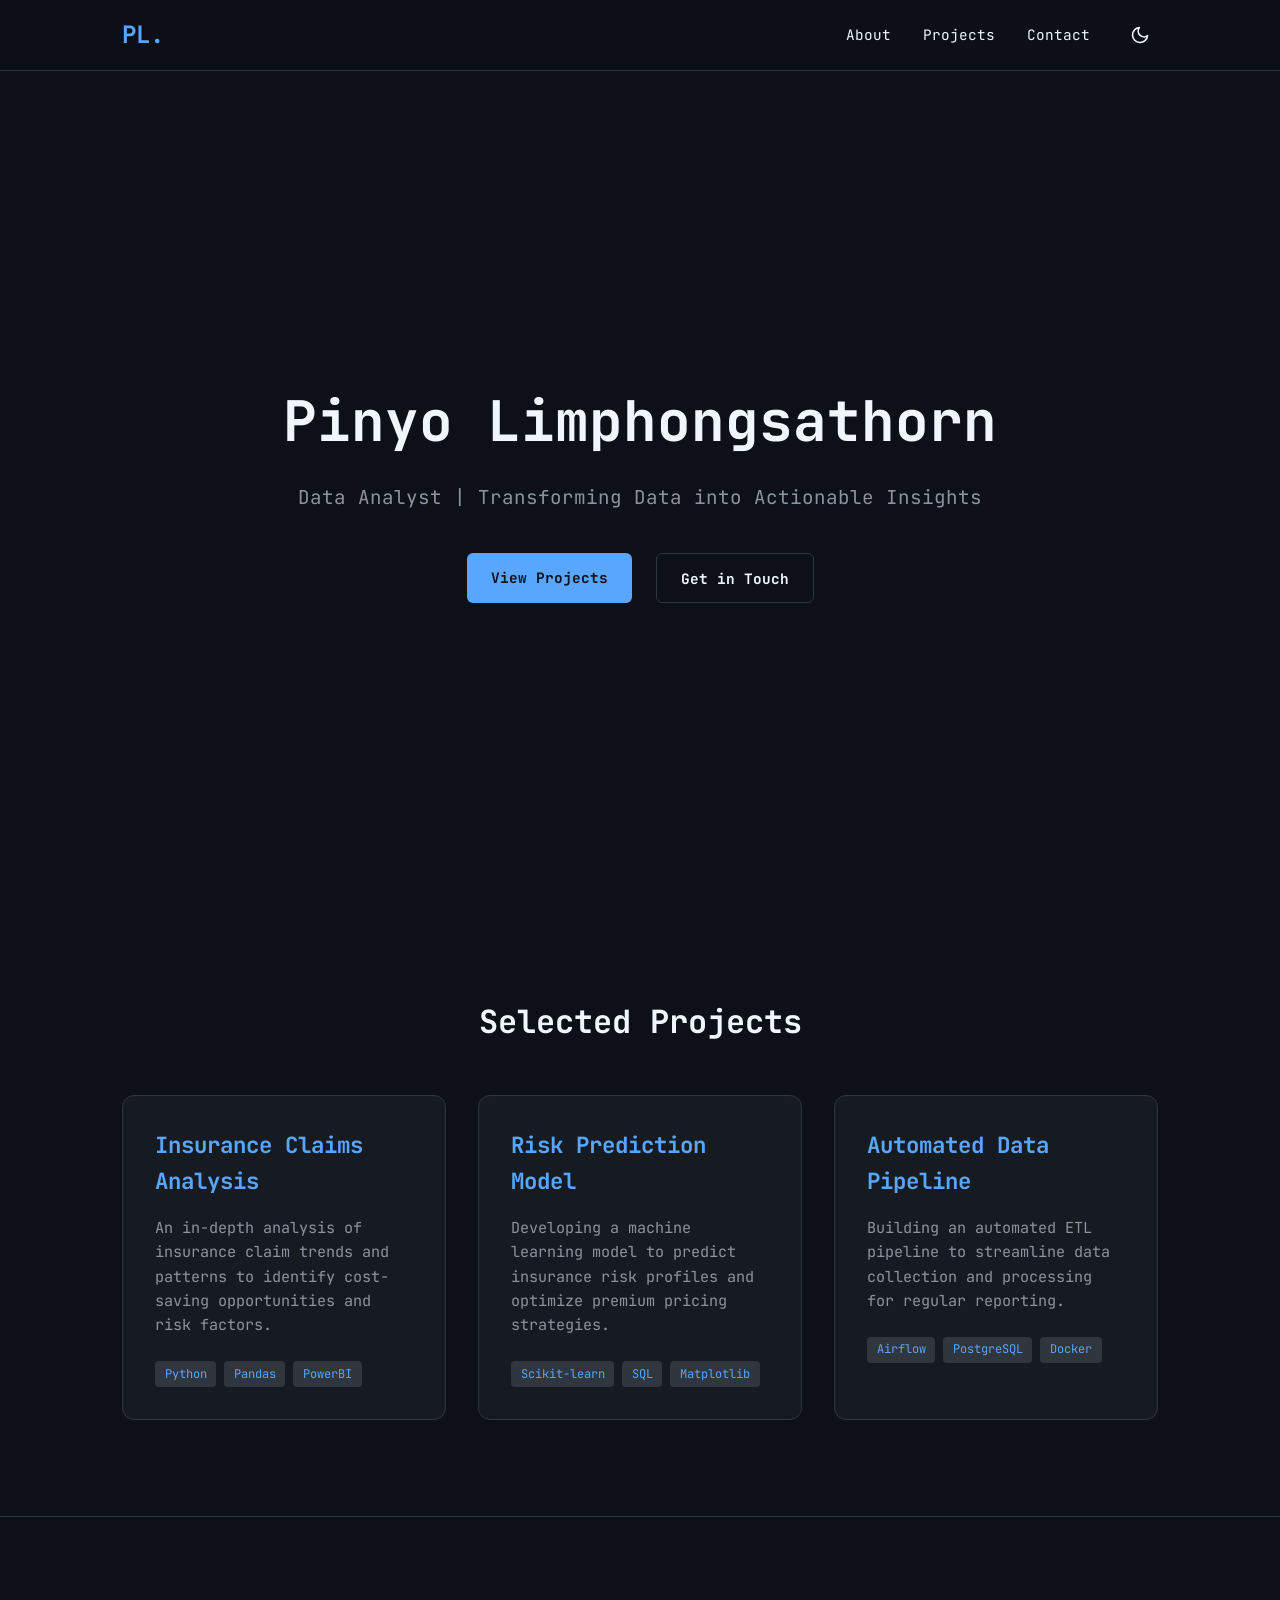
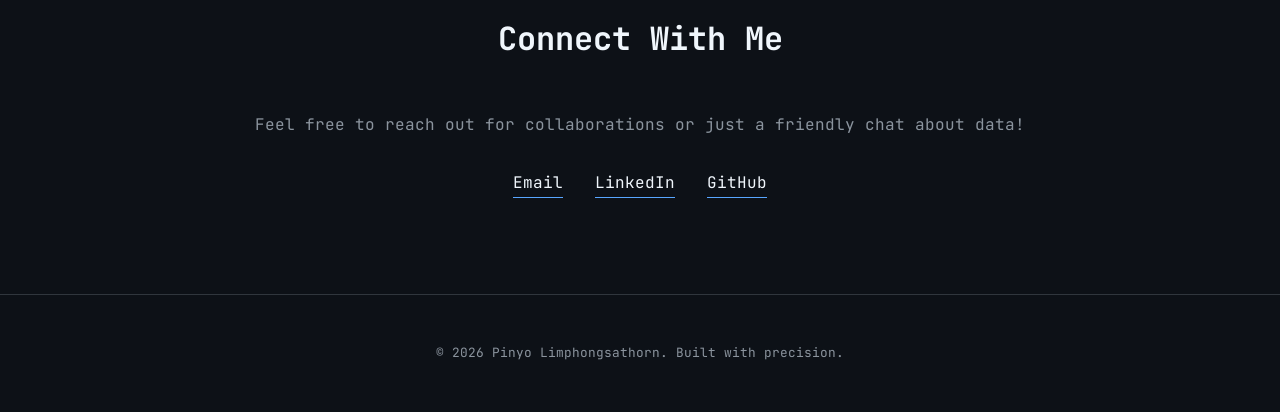
<file: index.html>
<!DOCTYPE html>
<html lang="en">
<head>
    <meta charset="UTF-8">
    <meta name="viewport" content="width=device-width, initial-scale=1.0">
    <title>Pinyo Limphongsathorn | Data Analyst Portfolio</title>
    <link rel="preconnect" href="https://fonts.googleapis.com">
    <link rel="preconnect" href="https://fonts.gstatic.com" crossorigin>
    <link href="https://fonts.googleapis.com/css2?family=JetBrains+Mono:wght@400;700&display=swap" rel="stylesheet">
    <link rel="stylesheet" href="style.css">
</head>
<body>
    <header>
        <nav>
            <div class="logo">PL.</div>
            <ul>
                <li><a href="#hero">About</a></li>
                <li><a href="#projects">Projects</a></li>
                <li><a href="#contact">Contact</a></li>
                <li class="theme-toggle-wrapper">
                    <button id="theme-toggle" aria-label="Toggle Theme">
                        <svg class="sun-icon" xmlns="http://www.w3.org/2000/svg" width="20" height="20" viewBox="0 0 24 24" fill="none" stroke="currentColor" stroke-width="2" stroke-linecap="round" stroke-linejoin="round"><circle cx="12" cy="12" r="5"></circle><line x1="12" y1="1" x2="12" y2="3"></line><line x1="12" y1="21" x2="12" y2="23"></line><line x1="4.22" y1="4.22" x2="5.64" y2="5.64"></line><line x1="18.36" y1="18.36" x2="19.78" y2="19.78"></line><line x1="1" y1="12" x2="3" y2="12"></line><line x1="21" y1="12" x2="23" y2="12"></line><line x1="4.22" y1="19.78" x2="5.64" y2="18.36"></line><line x1="18.36" y1="5.64" x2="19.78" y2="4.22"></line></svg>
                        <svg class="moon-icon" xmlns="http://www.w3.org/2000/svg" width="20" height="20" viewBox="0 0 24 24" fill="none" stroke="currentColor" stroke-width="2" stroke-linecap="round" stroke-linejoin="round"><path d="M21 12.79A9 9 0 1 1 11.21 3 7 7 0 0 0 21 12.79z"></path></svg>
                    </button>
                </li>
            </ul>
        </nav>
    </header>

    <main>
        <section id="hero" class="hero">
            <div class="container">
                <h1 class="glitch" data-text="Pinyo Limphongsathorn">Pinyo Limphongsathorn</h1>
                <p class="tagline">Data Analyst | Transforming Data into Actionable Insights</p>
                <div class="cta-buttons">
                    <a href="#projects" class="btn primary">View Projects</a>
                    <a href="#contact" class="btn secondary">Get in Touch</a>
                </div>
            </div>
        </section>

        <section id="projects" class="projects">
            <div class="container">
                <h2 class="section-title">Selected Projects</h2>
                <div class="project-grid">
                    <div class="project-card">
                        <div class="project-content">
                            <h3>Insurance Claims Analysis</h3>
                            <p>An in-depth analysis of insurance claim trends and patterns to identify cost-saving opportunities and risk factors.</p>
                            <div class="tech-tags">
                                <span>Python</span>
                                <span>Pandas</span>
                                <span>PowerBI</span>
                            </div>
                        </div>
                    </div>
                    <div class="project-card">
                        <div class="project-content">
                            <h3>Risk Prediction Model</h3>
                            <p>Developing a machine learning model to predict insurance risk profiles and optimize premium pricing strategies.</p>
                            <div class="tech-tags">
                                <span>Scikit-learn</span>
                                <span>SQL</span>
                                <span>Matplotlib</span>
                            </div>
                        </div>
                    </div>
                    <div class="project-card">
                        <div class="project-content">
                            <h3>Automated Data Pipeline</h3>
                            <p>Building an automated ETL pipeline to streamline data collection and processing for regular reporting.</p>
                            <div class="tech-tags">
                                <span>Airflow</span>
                                <span>PostgreSQL</span>
                                <span>Docker</span>
                            </div>
                        </div>
                    </div>
                </div>
            </div>
        </section>

        <section id="contact" class="contact">
            <div class="container">
                <h2 class="section-title">Connect With Me</h2>
                <p>Feel free to reach out for collaborations or just a friendly chat about data!</p>
                <div class="contact-links">
                    <a href="mailto:pinyo@example.com" class="contact-item">Email</a>
                    <a href="https://linkedin.com/in/pinyo" class="contact-item" target="_blank">LinkedIn</a>
                    <a href="https://github.com/pinyo" class="contact-item" target="_blank">GitHub</a>
                </div>
            </div>
        </section>
    </main>

    <footer>
        <div class="container">
            <p>&copy; 2026 Pinyo Limphongsathorn. Built with precision.</p>
        </div>
    </footer>

    <script src="script.js"></script>
</body>
</html>
</file>
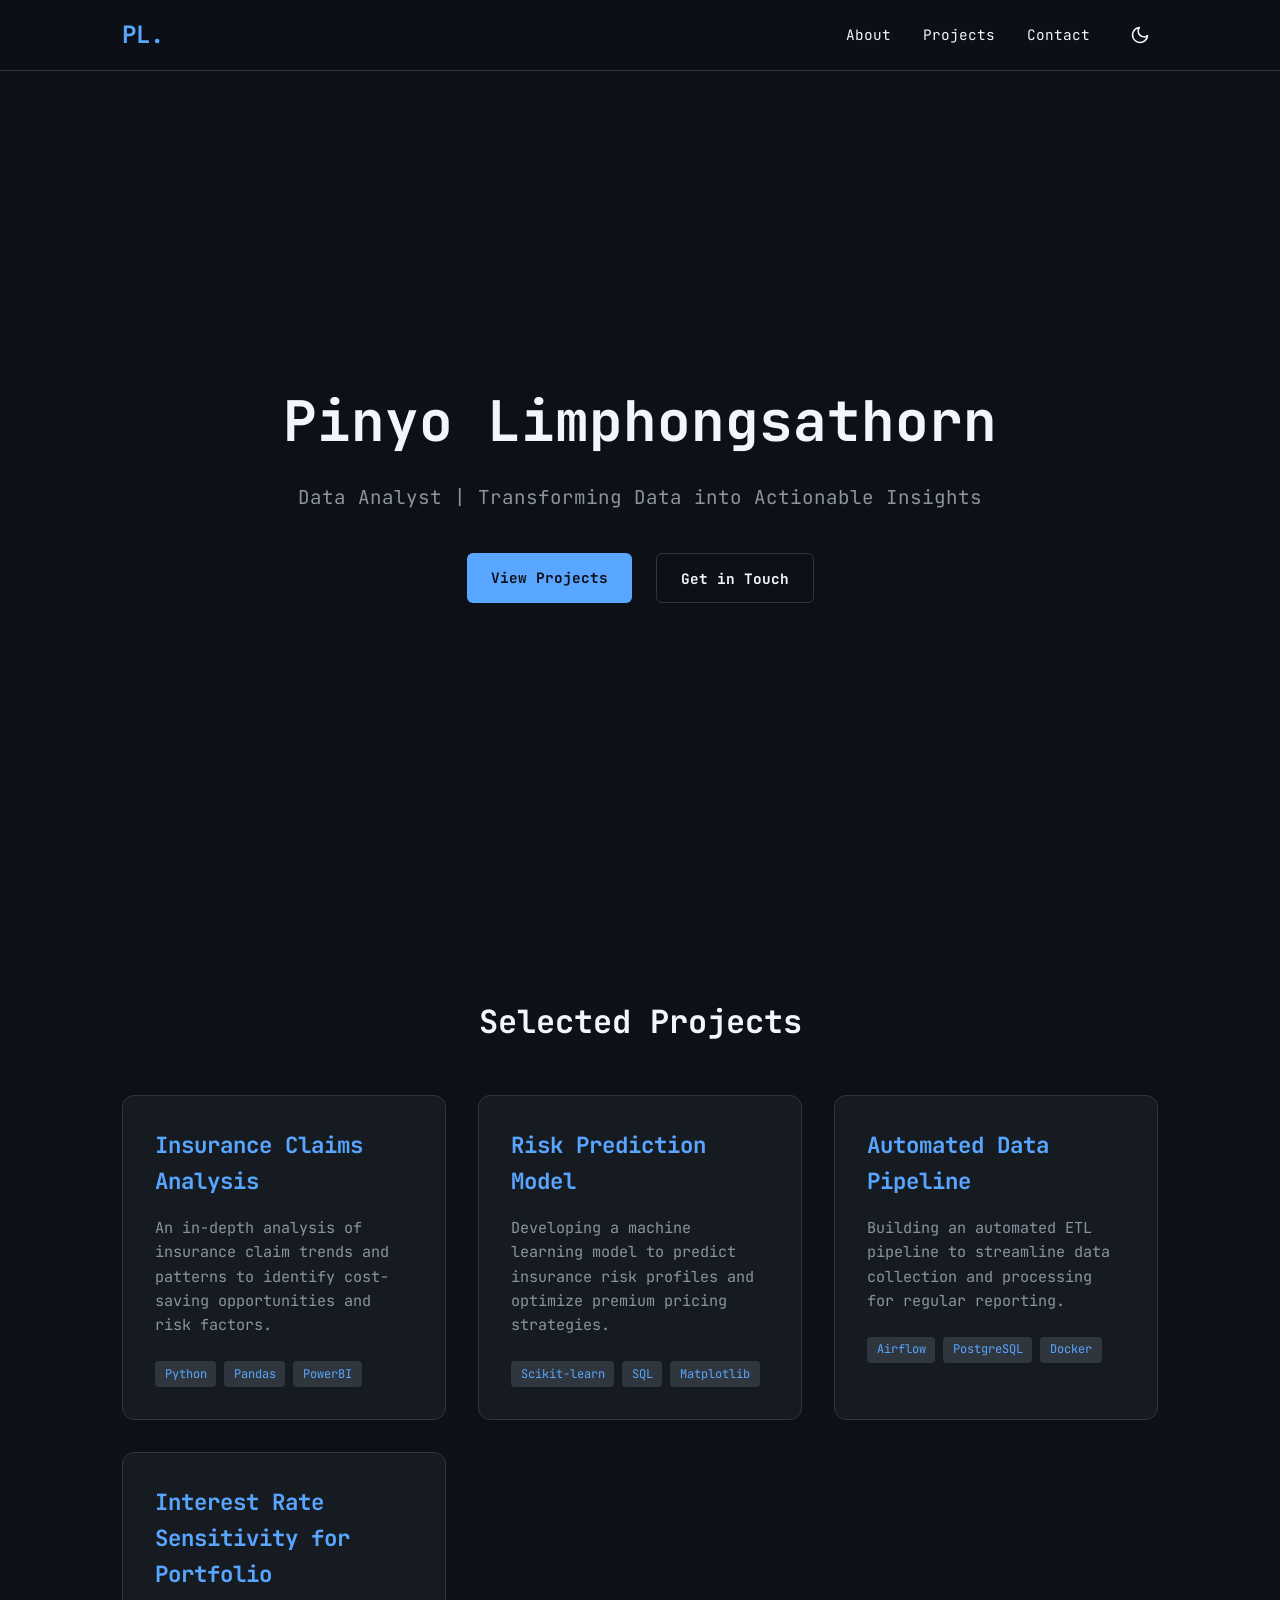
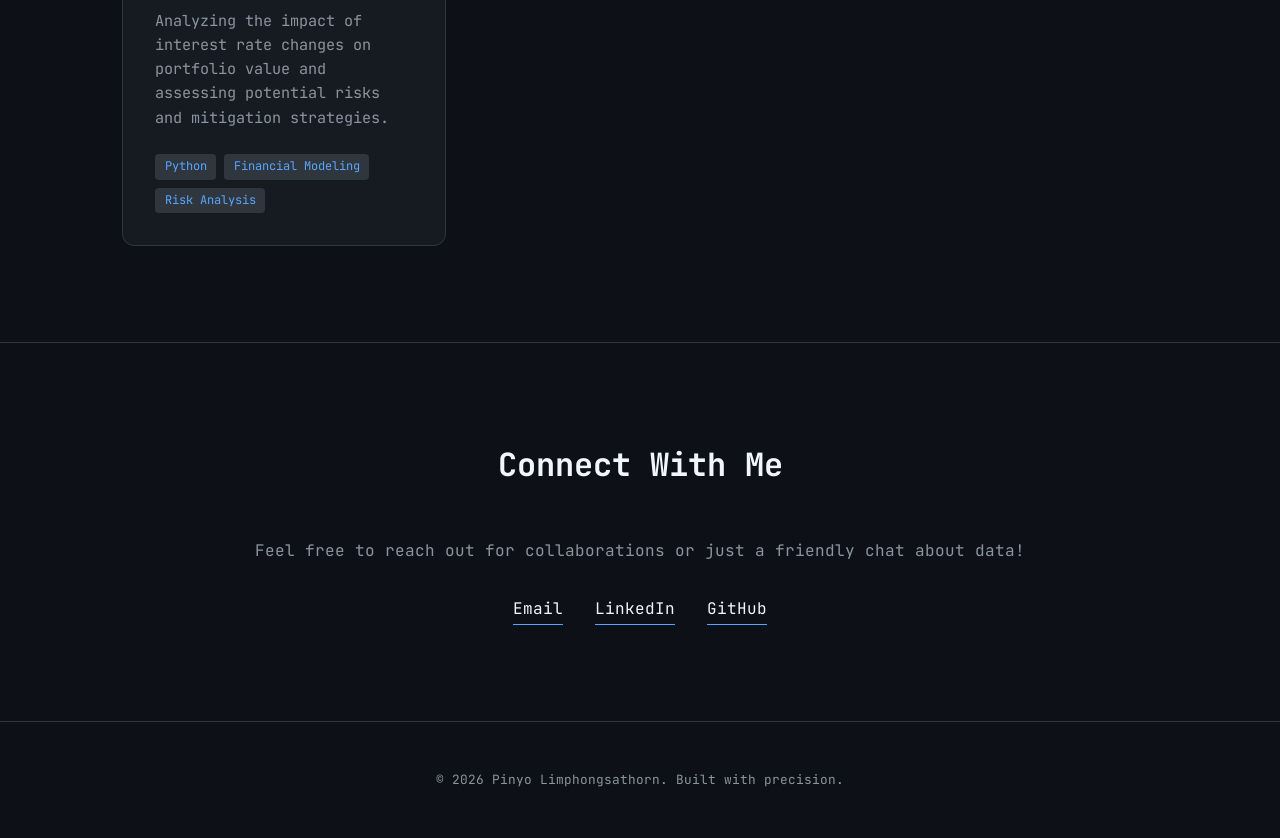
<file: docs/index.html>
<!DOCTYPE html>
<html lang="en">
<head>
    <meta charset="UTF-8">
    <meta name="viewport" content="width=device-width, initial-scale=1.0">
    <title>Pinyo Limphongsathorn | Data Analyst Portfolio</title>
    <link rel="preconnect" href="https://fonts.googleapis.com">
    <link rel="preconnect" href="https://fonts.gstatic.com" crossorigin>
    <link href="https://fonts.googleapis.com/css2?family=JetBrains+Mono:wght@400;700&display=swap" rel="stylesheet">
    <link rel="stylesheet" href="style.css">
</head>
<body>
    <header>
        <nav>
            <div class="logo">PL.</div>
            <ul>
                <li><a href="#hero">About</a></li>
                <li><a href="#projects">Projects</a></li>
                <li><a href="#contact">Contact</a></li>
                <li class="theme-toggle-wrapper">
                    <button id="theme-toggle" aria-label="Toggle Theme">
                        <svg class="sun-icon" xmlns="http://www.w3.org/2000/svg" width="20" height="20" viewBox="0 0 24 24" fill="none" stroke="currentColor" stroke-width="2" stroke-linecap="round" stroke-linejoin="round"><circle cx="12" cy="12" r="5"></circle><line x1="12" y1="1" x2="12" y2="3"></line><line x1="12" y1="21" x2="12" y2="23"></line><line x1="4.22" y1="4.22" x2="5.64" y2="5.64"></line><line x1="18.36" y1="18.36" x2="19.78" y2="19.78"></line><line x1="1" y1="12" x2="3" y2="12"></line><line x1="21" y1="12" x2="23" y2="12"></line><line x1="4.22" y1="19.78" x2="5.64" y2="18.36"></line><line x1="18.36" y1="5.64" x2="19.78" y2="4.22"></line></svg>
                        <svg class="moon-icon" xmlns="http://www.w3.org/2000/svg" width="20" height="20" viewBox="0 0 24 24" fill="none" stroke="currentColor" stroke-width="2" stroke-linecap="round" stroke-linejoin="round"><path d="M21 12.79A9 9 0 1 1 11.21 3 7 7 0 0 0 21 12.79z"></path></svg>
                    </button>
                </li>
            </ul>
        </nav>
    </header>

    <main>
        <section id="hero" class="hero">
            <div class="container">
                <h1 class="glitch" data-text="Pinyo Limphongsathorn">Pinyo Limphongsathorn</h1>
                <p class="tagline">Data Analyst | Transforming Data into Actionable Insights</p>
                <div class="cta-buttons">
                    <a href="#projects" class="btn primary">View Projects</a>
                    <a href="#contact" class="btn secondary">Get in Touch</a>
                </div>
            </div>
        </section>

        <section id="projects" class="projects">
            <div class="container">
                <h2 class="section-title">Selected Projects</h2>
                <div class="project-grid">
                    <div class="project-card">
                        <div class="project-content">
                            <h3>Insurance Claims Analysis</h3>
                            <p>An in-depth analysis of insurance claim trends and patterns to identify cost-saving opportunities and risk factors.</p>
                            <div class="tech-tags">
                                <span>Python</span>
                                <span>Pandas</span>
                                <span>PowerBI</span>
                            </div>
                        </div>
                    </div>
                    <div class="project-card">
                        <div class="project-content">
                            <h3>Risk Prediction Model</h3>
                            <p>Developing a machine learning model to predict insurance risk profiles and optimize premium pricing strategies.</p>
                            <div class="tech-tags">
                                <span>Scikit-learn</span>
                                <span>SQL</span>
                                <span>Matplotlib</span>
                            </div>
                        </div>
                    </div>
                    <div class="project-card">
                        <div class="project-content">
                            <h3>Automated Data Pipeline</h3>
                            <p>Building an automated ETL pipeline to streamline data collection and processing for regular reporting.</p>
                            <div class="tech-tags">
                                <span>Airflow</span>
                                <span>PostgreSQL</span>
                                <span>Docker</span>
                            </div>
                        </div>
                    </div>
                    <div class="project-card">
                        <div class="project-content">
                            <h3>Interest Rate Sensitivity for Portfolio</h3>
                            <p>Analyzing the impact of interest rate changes on portfolio value and assessing potential risks and mitigation strategies.</p>
                            <div class="tech-tags">
                                <span>Python</span>
                                <span>Financial Modeling</span>
                                <span>Risk Analysis</span>
                            </div>
                        </div>
                    </div>
                </div>
            </div>
        </section>

        <section id="contact" class="contact">
            <div class="container">
                <h2 class="section-title">Connect With Me</h2>
                <p>Feel free to reach out for collaborations or just a friendly chat about data!</p>
                <div class="contact-links">
                    <a href="mailto:pinyo@example.com" class="contact-item">Email</a>
                    <a href="https://linkedin.com/in/pinyo" class="contact-item" target="_blank">LinkedIn</a>
                    <a href="https://github.com/pinyo" class="contact-item" target="_blank">GitHub</a>
                </div>
            </div>
        </section>
    </main>

    <footer>
        <div class="container">
            <p>&copy; 2026 Pinyo Limphongsathorn. Built with precision.</p>
        </div>
    </footer>

    <script src="script.js"></script>
</body>
</html>
</file>
<file: style.css>
:root {
    --bg-color: #0d1117;
    --card-bg: #161b22;
    --text-primary: #f0f6fc;
    --text-secondary: #8b949e;
    --accent-color: #58a6ff;
    --accent-glow: rgba(88, 166, 255, 0.3);
    --border-color: #30363d;
    --font-family: 'JetBrains Mono', monospace;
}

[data-theme="light"] {
    --bg-color: #ffffff;
    --card-bg: #f6f8fa;
    --text-primary: #24292f;
    --text-secondary: #57606a;
    --accent-color: #0969da;
    --accent-glow: rgba(9, 105, 218, 0.2);
    --border-color: #d0d7de;
}

* {
    margin: 0;
    padding: 0;
    box-sizing: border-box;
}

html {
    scroll-behavior: smooth;
}

body {
    background-color: var(--bg-color);
    color: var(--text-primary);
    font-family: var(--font-family);
    line-height: 1.6;
    overflow-x: hidden;
    transition: background-color 0.3s ease, color 0.3s ease;
}

.container {
    max-width: 1100px;
    margin: 0 auto;
    padding: 0 2rem;
}

/* Header & Nav */
header {
    position: fixed;
    top: 0;
    width: 100%;
    background-color: rgba(var(--header-bg, 13, 17, 23), 0.8);
    backdrop-filter: blur(10px);
    border-bottom: 1px solid var(--border-color);
    z-index: 1000;
    transition: background-color 0.3s ease;
}

[data-theme="light"] header {
    background-color: rgba(255, 255, 255, 0.8);
}

nav {
    display: flex;
    justify-content: space-between;
    align-items: center;
    padding: 1rem 2rem;
    max-width: 1100px;
    margin: 0 auto;
}

.logo {
    font-size: 1.5rem;
    font-weight: 700;
    color: var(--accent-color);
}

nav ul {
    display: flex;
    list-style: none;
    align-items: center;
}

nav ul li {
    margin-left: 2rem;
}

nav ul li a {
    text-decoration: none;
    color: var(--text-primary);
    font-size: 0.9rem;
    transition: color 0.3s ease;
}

nav ul li a:hover {
    color: var(--accent-color);
}

/* Theme Toggle */
.theme-toggle-wrapper {
    display: flex;
    align-items: center;
}

#theme-toggle {
    background: none;
    border: none;
    cursor: pointer;
    color: var(--text-primary);
    padding: 0.5rem;
    display: flex;
    align-items: center;
    justify-content: center;
    transition: color 0.3s ease, transform 0.3s ease;
    border-radius: 50%;
}

#theme-toggle:hover {
    color: var(--accent-color);
    background-color: var(--border-color);
    transform: rotate(15deg);
}

.sun-icon {
    display: none;
}

.moon-icon {
    display: block;
}

[data-theme="light"] .sun-icon {
    display: block;
}

[data-theme="light"] .moon-icon {
    display: none;
}

/* Hero Section */
.hero {
    height: 100vh;
    display: flex;
    align-items: center;
    justify-content: center;
    text-align: center;
    padding-top: 80px;
}

.hero h1 {
    font-size: 3.5rem;
    margin-bottom: 1rem;
    position: relative;
    color: var(--text-primary);
}

.hero .tagline {
    font-size: 1.2rem;
    color: var(--text-secondary);
    margin-bottom: 2.5rem;
}

.cta-buttons {
    display: flex;
    gap: 1.5rem;
    justify-content: center;
}

.btn {
    padding: 0.8rem 1.5rem;
    border-radius: 6px;
    text-decoration: none;
    font-weight: 700;
    font-size: 0.9rem;
    transition: all 0.3s ease;
}

.btn.primary {
    background-color: var(--accent-color);
    color: var(--bg-color);
}

.btn.primary:hover {
    box-shadow: 0 0 20px var(--accent-glow);
    transform: translateY(-2px);
}

.btn.secondary {
    border: 1px solid var(--border-color);
    color: var(--text-primary);
}

.btn.secondary:hover {
    background-color: var(--border-color);
    transform: translateY(-2px);
}

/* Projects Section */
.projects {
    padding: 6rem 0;
    background-color: var(--bg-color);
}

.section-title {
    font-size: 2rem;
    margin-bottom: 3rem;
    text-align: center;
}

.project-grid {
    display: grid;
    grid-template-columns: repeat(auto-fit, minmax(300px, 1fr));
    gap: 2rem;
}

.project-card {
    background-color: var(--card-bg);
    border: 1px solid var(--border-color);
    border-radius: 12px;
    padding: 2rem;
    transition: all 0.3s ease;
}

.project-card:hover {
    border-color: var(--accent-color);
    transform: translateY(-5px);
    box-shadow: 0 10px 30px rgba(0, 0, 0, 0.5);
}

.project-card h3 {
    font-size: 1.4rem;
    margin-bottom: 1rem;
    color: var(--accent-color);
}

.project-card p {
    color: var(--text-secondary);
    font-size: 0.95rem;
    margin-bottom: 1.5rem;
}

.tech-tags {
    display: flex;
    flex-wrap: wrap;
    gap: 0.5rem;
}

.tech-tags span {
    background-color: var(--border-color);
    color: var(--accent-color);
    padding: 0.2rem 0.6rem;
    border-radius: 4px;
    font-size: 0.75rem;
}

/* Contact Section */
.contact {
    padding: 6rem 0;
    text-align: center;
    border-top: 1px solid var(--border-color);
}

.contact p {
    margin-bottom: 2rem;
    color: var(--text-secondary);
}

.contact-links {
    display: flex;
    justify-content: center;
    gap: 2rem;
}

.contact-item {
    text-decoration: none;
    color: var(--text-primary);
    border-bottom: 1px solid var(--accent-color);
    padding-bottom: 2px;
    transition: all 0.3s ease;
}

.contact-item:hover {
    color: var(--accent-color);
    border-color: transparent;
}

/* Footer */
footer {
    padding: 3rem 0;
    text-align: center;
    border-top: 1px solid var(--border-color);
    color: var(--text-secondary);
    font-size: 0.8rem;
}

/* Mobile Responsive */
@media (max-width: 768px) {
    .hero h1 {
        font-size: 2.5rem;
    }
    
    .contact-links {
        flex-direction: column;
        gap: 1rem;
    }
}
</file>
<file: docs/style.css>
:root {
    --bg-color: #0d1117;
    --card-bg: #161b22;
    --text-primary: #f0f6fc;
    --text-secondary: #8b949e;
    --accent-color: #58a6ff;
    --accent-glow: rgba(88, 166, 255, 0.3);
    --border-color: #30363d;
    --font-family: 'JetBrains Mono', monospace;
}

[data-theme="light"] {
    --bg-color: #ffffff;
    --card-bg: #f6f8fa;
    --text-primary: #24292f;
    --text-secondary: #57606a;
    --accent-color: #0969da;
    --accent-glow: rgba(9, 105, 218, 0.2);
    --border-color: #d0d7de;
}

* {
    margin: 0;
    padding: 0;
    box-sizing: border-box;
}

html {
    scroll-behavior: smooth;
}

body {
    background-color: var(--bg-color);
    color: var(--text-primary);
    font-family: var(--font-family);
    line-height: 1.6;
    overflow-x: hidden;
    transition: background-color 0.3s ease, color 0.3s ease;
}

.container {
    max-width: 1100px;
    margin: 0 auto;
    padding: 0 2rem;
}

/* Header & Nav */
header {
    position: fixed;
    top: 0;
    width: 100%;
    background-color: rgba(var(--header-bg, 13, 17, 23), 0.8);
    backdrop-filter: blur(10px);
    border-bottom: 1px solid var(--border-color);
    z-index: 1000;
    transition: background-color 0.3s ease;
}

[data-theme="light"] header {
    background-color: rgba(255, 255, 255, 0.8);
}

nav {
    display: flex;
    justify-content: space-between;
    align-items: center;
    padding: 1rem 2rem;
    max-width: 1100px;
    margin: 0 auto;
}

.logo {
    font-size: 1.5rem;
    font-weight: 700;
    color: var(--accent-color);
}

nav ul {
    display: flex;
    list-style: none;
    align-items: center;
}

nav ul li {
    margin-left: 2rem;
}

nav ul li a {
    text-decoration: none;
    color: var(--text-primary);
    font-size: 0.9rem;
    transition: color 0.3s ease;
}

nav ul li a:hover {
    color: var(--accent-color);
}

/* Theme Toggle */
.theme-toggle-wrapper {
    display: flex;
    align-items: center;
}

#theme-toggle {
    background: none;
    border: none;
    cursor: pointer;
    color: var(--text-primary);
    padding: 0.5rem;
    display: flex;
    align-items: center;
    justify-content: center;
    transition: color 0.3s ease, transform 0.3s ease;
    border-radius: 50%;
}

#theme-toggle:hover {
    color: var(--accent-color);
    background-color: var(--border-color);
    transform: rotate(15deg);
}

.sun-icon {
    display: none;
}

.moon-icon {
    display: block;
}

[data-theme="light"] .sun-icon {
    display: block;
}

[data-theme="light"] .moon-icon {
    display: none;
}

/* Hero Section */
.hero {
    height: 100vh;
    display: flex;
    align-items: center;
    justify-content: center;
    text-align: center;
    padding-top: 80px;
}

.hero h1 {
    font-size: 3.5rem;
    margin-bottom: 1rem;
    position: relative;
    color: var(--text-primary);
}

.hero .tagline {
    font-size: 1.2rem;
    color: var(--text-secondary);
    margin-bottom: 2.5rem;
}

.cta-buttons {
    display: flex;
    gap: 1.5rem;
    justify-content: center;
}

.btn {
    padding: 0.8rem 1.5rem;
    border-radius: 6px;
    text-decoration: none;
    font-weight: 700;
    font-size: 0.9rem;
    transition: all 0.3s ease;
}

.btn.primary {
    background-color: var(--accent-color);
    color: var(--bg-color);
}

.btn.primary:hover {
    box-shadow: 0 0 20px var(--accent-glow);
    transform: translateY(-2px);
}

.btn.secondary {
    border: 1px solid var(--border-color);
    color: var(--text-primary);
}

.btn.secondary:hover {
    background-color: var(--border-color);
    transform: translateY(-2px);
}

/* Projects Section */
.projects {
    padding: 6rem 0;
    background-color: var(--bg-color);
}

.section-title {
    font-size: 2rem;
    margin-bottom: 3rem;
    text-align: center;
}

.project-grid {
    display: grid;
    grid-template-columns: repeat(auto-fit, minmax(300px, 1fr));
    gap: 2rem;
}

.project-card {
    background-color: var(--card-bg);
    border: 1px solid var(--border-color);
    border-radius: 12px;
    padding: 2rem;
    transition: all 0.3s ease;
}

.project-card:hover {
    border-color: var(--accent-color);
    transform: translateY(-5px);
    box-shadow: 0 10px 30px rgba(0, 0, 0, 0.5);
}

.project-card h3 {
    font-size: 1.4rem;
    margin-bottom: 1rem;
    color: var(--accent-color);
}

.project-card p {
    color: var(--text-secondary);
    font-size: 0.95rem;
    margin-bottom: 1.5rem;
}

.tech-tags {
    display: flex;
    flex-wrap: wrap;
    gap: 0.5rem;
}

.tech-tags span {
    background-color: var(--border-color);
    color: var(--accent-color);
    padding: 0.2rem 0.6rem;
    border-radius: 4px;
    font-size: 0.75rem;
}

/* Contact Section */
.contact {
    padding: 6rem 0;
    text-align: center;
    border-top: 1px solid var(--border-color);
}

.contact p {
    margin-bottom: 2rem;
    color: var(--text-secondary);
}

.contact-links {
    display: flex;
    justify-content: center;
    gap: 2rem;
}

.contact-item {
    text-decoration: none;
    color: var(--text-primary);
    border-bottom: 1px solid var(--accent-color);
    padding-bottom: 2px;
    transition: all 0.3s ease;
}

.contact-item:hover {
    color: var(--accent-color);
    border-color: transparent;
}

/* Footer */
footer {
    padding: 3rem 0;
    text-align: center;
    border-top: 1px solid var(--border-color);
    color: var(--text-secondary);
    font-size: 0.8rem;
}

/* Mobile Responsive */
@media (max-width: 768px) {
    .hero h1 {
        font-size: 2.5rem;
    }
    
    .contact-links {
        flex-direction: column;
        gap: 1rem;
    }
}
</file>
